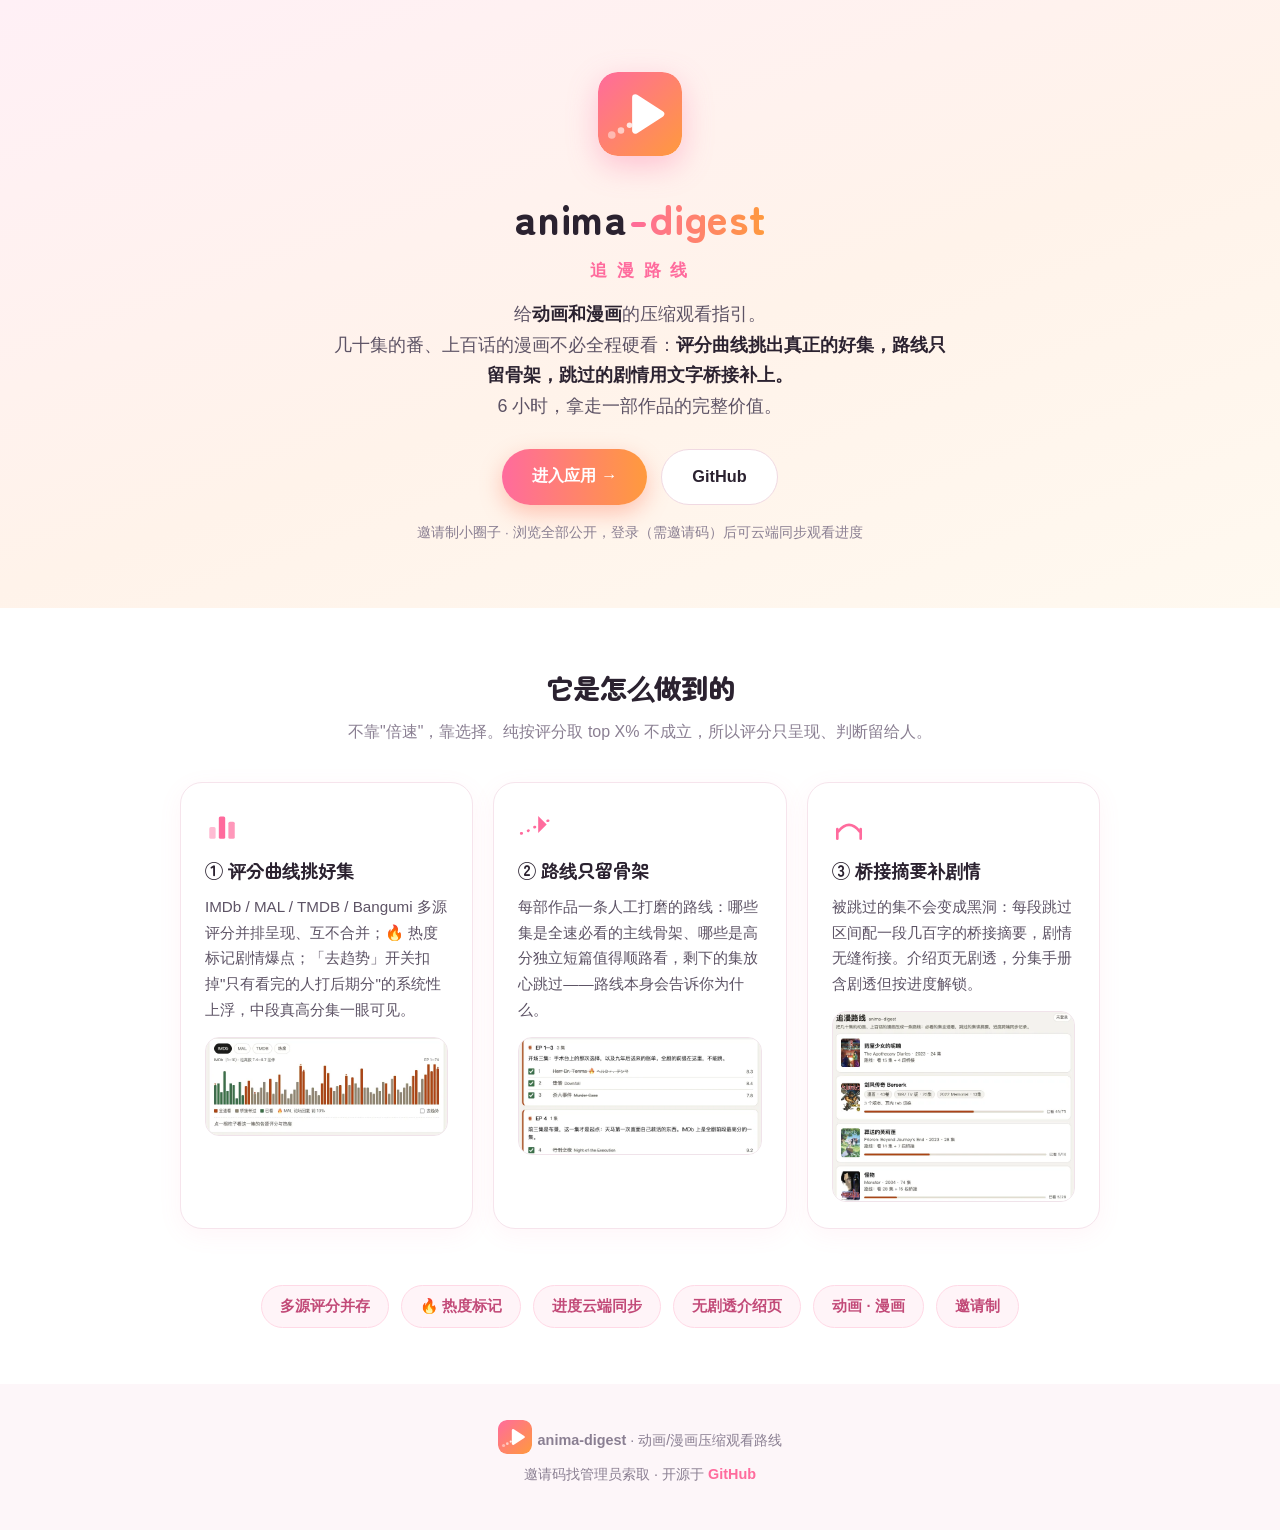
<file: index.html>
<!doctype html>
<html lang="zh-CN">
<head>
<meta charset="utf-8">
<meta name="viewport" content="width=device-width, initial-scale=1, viewport-fit=cover">
<title>anima-digest · 追漫路线 — 动画/漫画压缩观看</title>
<meta name="description" content="几十集的动画、上百话的漫画，不必全程硬看。评分曲线挑出真正的好集，路线只留骨架，跳过的剧情用文字桥接补上。">
<link rel="icon" type="image/svg+xml" href="favicon.svg">
<link rel="icon" type="image/png" sizes="32x32" href="favicon-32.png">
<link rel="apple-touch-icon" href="apple-touch-icon.png">
<link rel="preconnect" href="https://fonts.googleapis.com">
<link rel="preconnect" href="https://fonts.gstatic.com" crossorigin>
<link href="https://fonts.googleapis.com/css2?family=Zen+Maru+Gothic:wght@500;700;900&display=swap" rel="stylesheet">
<style>
  :root { --pink:#ff6b9d; --orange:#ff9a3d; --ink:#2b2230; --muted:#8a7f92; --card:#ffffff; }
  * { box-sizing:border-box; margin:0; }
  body { font-family:-apple-system,"PingFang SC","Hiragino Sans GB","Microsoft YaHei",sans-serif; color:var(--ink); background:#fff; line-height:1.7; }
  h1,h2,h3,.logo-text { font-family:"Zen Maru Gothic","PingFang SC",sans-serif; }
  .wrap { max-width:960px; margin:0 auto; padding:0 20px; }

  /* Hero */
  .hero { background:linear-gradient(160deg,#fff0f6 0%,#fff3ea 55%,#fff9f0 100%); padding:72px 0 64px; text-align:center; }
  .hero img.logo { width:84px; height:84px; border-radius:20px; box-shadow:0 10px 30px rgba(255,107,157,.35); }
  .hero h1 { font-size:2.6rem; font-weight:900; margin:18px 0 4px; letter-spacing:.02em; }
  .hero h1 .grad { background:linear-gradient(90deg,var(--pink),var(--orange)); -webkit-background-clip:text; background-clip:text; color:transparent; }
  .hero .sub { font-size:1.05rem; color:var(--pink); font-weight:700; letter-spacing:.15em; margin-bottom:14px; }
  .hero p.lead { max-width:620px; margin:0 auto 28px; color:#5d5365; font-size:1.12rem; }
  .hero p.lead b { color:var(--ink); }
  .cta { display:inline-flex; gap:14px; flex-wrap:wrap; justify-content:center; }
  .btn { display:inline-block; padding:13px 30px; border-radius:999px; font-weight:700; font-size:1.02rem; text-decoration:none; transition:transform .15s,box-shadow .15s; }
  .btn:hover { transform:translateY(-2px); }
  .btn-primary { background:linear-gradient(90deg,var(--pink),var(--orange)); color:#fff; box-shadow:0 8px 22px rgba(255,120,90,.4); }
  .btn-ghost { background:#fff; color:var(--ink); border:1.5px solid #f0d9e2; }
  .invite-note { margin-top:16px; font-size:.85rem; color:var(--muted); }

  /* Sections */
  section { padding:56px 0; }
  .sec-title { text-align:center; font-size:1.7rem; font-weight:900; margin-bottom:8px; }
  .sec-sub { text-align:center; color:var(--muted); margin-bottom:36px; }
  .cards { display:grid; gap:20px; grid-template-columns:repeat(auto-fit,minmax(260px,1fr)); }
  .card { background:var(--card); border:1.5px solid #f6e4ec; border-radius:22px; padding:26px 24px; box-shadow:0 6px 24px rgba(255,107,157,.07); }
  .card .emoji { height:36px; }
  .ic { width:34px; height:34px; color:var(--pink); }
  .ic .bar-pulse { transform-origin:center bottom; animation:barPulse 2.2s ease-in-out infinite; }
  @keyframes barPulse { 0%,100% { transform:scaleY(1); } 50% { transform:scaleY(.55); } }
  .ic .march { stroke-dasharray:.5 6.5; animation:march 2.4s linear infinite; }
  @keyframes march { to { stroke-dashoffset:-14; } }
  .ic .arc-draw { stroke-dasharray:30; animation:arcDraw 2.6s ease-in-out infinite; }
  @keyframes arcDraw { 0% { stroke-dashoffset:30; } 55% { stroke-dashoffset:0; } 100% { stroke-dashoffset:-30; } }
  @media (prefers-reduced-motion:reduce) { .ic * { animation:none !important; } }
  .card h3 { font-size:1.15rem; margin:10px 0 8px; }
  .card p { color:#5d5365; font-size:.95rem; }
  .card .shot { margin-top:14px; border-radius:14px; overflow:hidden; border:1px solid #f0e3ea; }
  .card .shot img { width:100%; display:block; }

  .pills { display:flex; flex-wrap:wrap; gap:12px; justify-content:center; }
  .pill { background:#fff4f8; border:1.5px solid #ffd9e6; color:#c24a78; border-radius:999px; padding:8px 18px; font-size:.92rem; font-weight:700; }

  footer { background:#fdf6f9; padding:36px 0 44px; text-align:center; color:var(--muted); font-size:.9rem; }
  footer a { color:var(--pink); text-decoration:none; font-weight:700; }
  footer .f-logo { width:34px; height:34px; border-radius:9px; vertical-align:-9px; margin-right:6px; }
</style>
</head>
<body>

<header class="hero">
  <div class="wrap">
    <img class="logo" src="home/assets/logo.svg" alt="anima-digest logo">
    <h1>anima<span class="grad">-digest</span></h1>
    <div class="sub">追 漫 路 线</div>
    <p class="lead">给<b>动画和漫画</b>的压缩观看指引。<br>几十集的番、上百话的漫画不必全程硬看：<b>评分曲线挑出真正的好集，路线只留骨架，跳过的剧情用文字桥接补上。</b><br>6 小时，拿走一部作品的完整价值。</p>
    <div class="cta">
      <a class="btn btn-primary" href="home/">进入应用 →</a>
      <a class="btn btn-ghost" href="https://github.com/biaowww/media-digest">GitHub</a>
    </div>
    <div class="invite-note">邀请制小圈子 · 浏览全部公开，登录（需邀请码）后可云端同步观看进度</div>
  </div>
</header>

<section>
  <div class="wrap">
    <h2 class="sec-title">它是怎么做到的</h2>
    <p class="sec-sub">不靠"倍速"，靠选择。纯按评分取 top X% 不成立，所以评分只呈现、判断留给人。</p>
    <div class="cards">
      <div class="card">
        <div class="emoji"><svg class="ic" viewBox="0 0 32 32" fill="currentColor" aria-hidden="true"><rect x="4" y="17" width="6" height="11" rx="1.5" opacity=".45"/><rect class="bar-pulse" x="13" y="7" width="6" height="21" rx="1.5"/><rect x="22" y="12" width="6" height="16" rx="1.5" opacity=".7"/></svg></div>
        <h3>① 评分曲线挑好集</h3>
        <p>IMDb / MAL / TMDB / Bangumi 多源评分并排呈现、互不合并；🔥 热度标记剧情爆点；「去趋势」开关扣掉"只有看完的人打后期分"的系统性上浮，中段真高分集一眼可见。</p>
        <div class="shot"><img src="landing/assets/shot-curve.webp" alt="分集评分曲线" loading="lazy" onerror="this.closest('.shot').style.display='none'"></div>
      </div>
      <div class="card">
        <div class="emoji"><svg class="ic" viewBox="0 0 32 32" fill="none" aria-hidden="true"><path class="march" d="M3 23 C 9 23, 12 17, 16 17 S 23 11, 29 11" stroke="currentColor" stroke-width="2.5" stroke-linecap="round"/><path d="M19 6.5 L27 14.5 L19 22.5 Z" fill="currentColor"/></svg></div>
        <h3>② 路线只留骨架</h3>
        <p>每部作品一条人工打磨的路线：哪些集是全速必看的主线骨架、哪些是高分独立短篇值得顺路看，剩下的集放心跳过——路线本身会告诉你为什么。</p>
        <div class="shot"><img src="landing/assets/shot-route.webp" alt="观看路线" loading="lazy" onerror="this.closest('.shot').style.display='none'"></div>
      </div>
      <div class="card">
        <div class="emoji"><svg class="ic" viewBox="0 0 32 32" fill="none" aria-hidden="true"><path d="M5 28 V19 M27 28 V19" stroke="currentColor" stroke-width="2.5" stroke-linecap="round"/><path class="arc-draw" d="M6 21 Q16 9 26 21" stroke="currentColor" stroke-width="2.5" stroke-linecap="round"/></svg></div>
        <h3>③ 桥接摘要补剧情</h3>
        <p>被跳过的集不会变成黑洞：每段跳过区间配一段几百字的桥接摘要，剧情无缝衔接。介绍页无剧透，分集手册含剧透但按进度解锁。</p>
        <div class="shot"><img src="landing/assets/shot-home.webp" alt="剧集列表" loading="lazy" onerror="this.closest('.shot').style.display='none'"></div>
      </div>
    </div>
  </div>
</section>

<section style="padding-top:0">
  <div class="wrap">
    <div class="pills">
      <span class="pill">多源评分并存</span>
      <span class="pill">🔥 热度标记</span>
      <span class="pill">进度云端同步</span>
      <span class="pill">无剧透介绍页</span>
      <span class="pill">动画 · 漫画</span>
      <span class="pill">邀请制</span>
    </div>
  </div>
</section>

<footer>
  <div class="wrap">
    <p><img class="f-logo" src="home/assets/logo.svg" alt=""><b>anima-digest</b> · 动画/漫画压缩观看路线</p>
    <p style="margin-top:8px">邀请码找管理员索取 · 开源于 <a href="https://github.com/biaowww/media-digest">GitHub</a></p>
  </div>
</footer>

</body>
</html>
</file>
